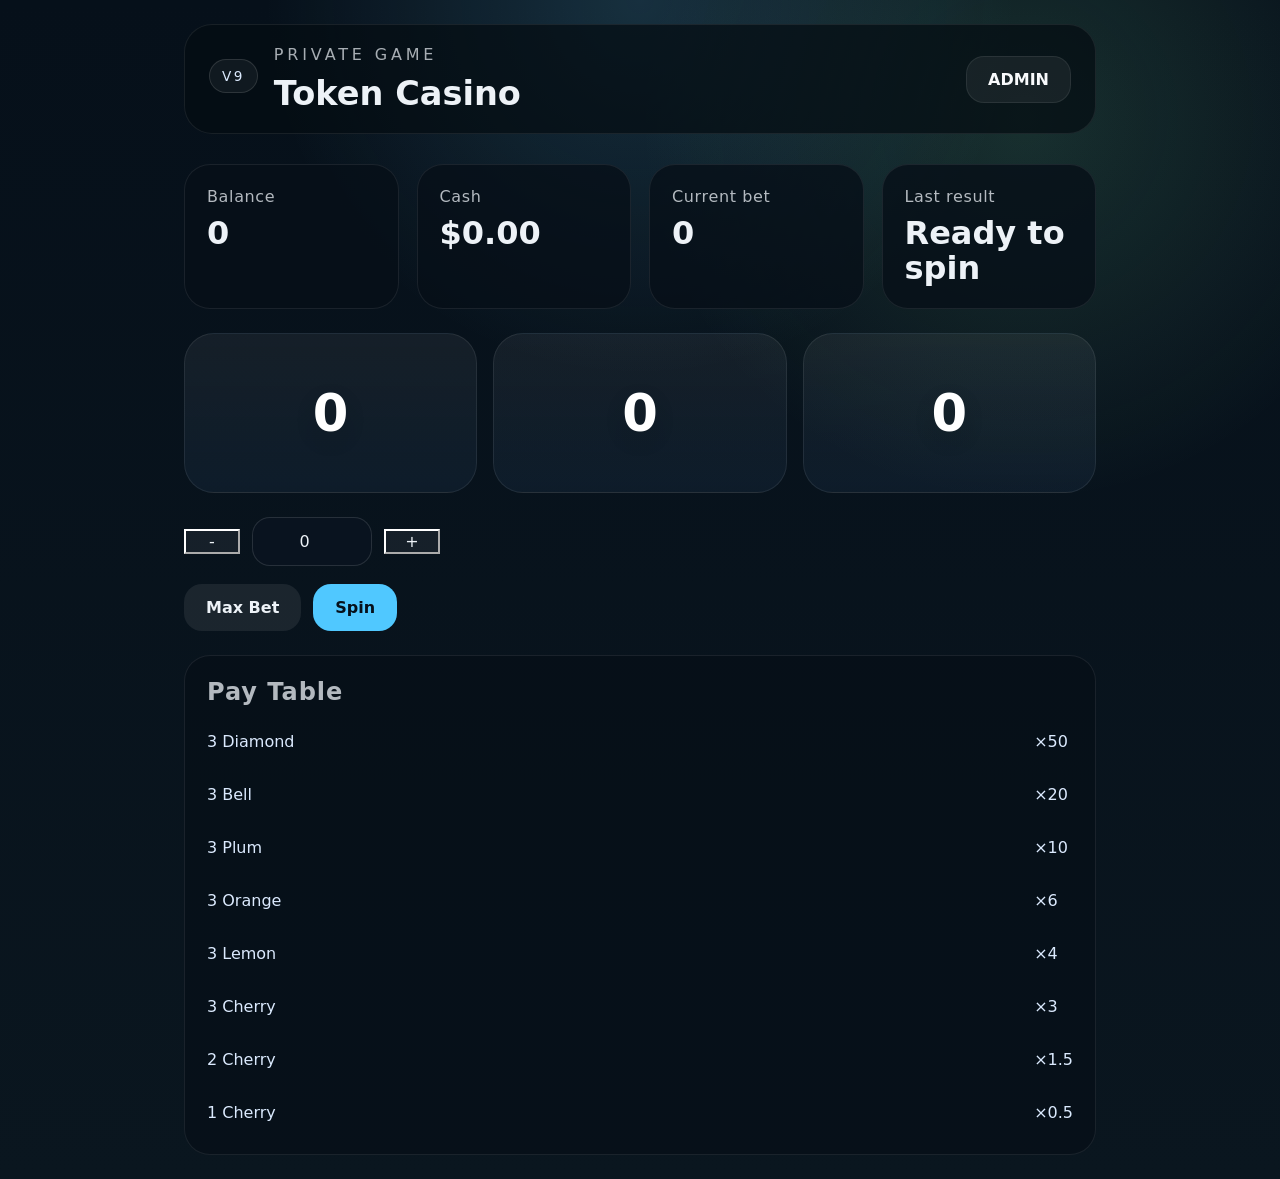
<file: index.html>
<!DOCTYPE html>
<html lang="en">
<head>
  <meta charset="UTF-8" />
  <meta name="viewport" content="width=device-width, initial-scale=1.0" />
  <title>Token Casino</title>
  <link rel="stylesheet" href="styles.css" />
</head>
<body>
  <div class="app-shell" id="game-screen">
    <header class="topbar">
      <div class="topbar-start">
        <p class="version-label" id="version-label">v9</p>
        <div>
          <p class="eyebrow">Private Game</p>
          <h1>Token Casino</h1>
        </div>
      </div>
      <div class="topbar-end">
        <button id="admin-btn" class="ghost-btn">ADMIN</button>
        <div class="admin-dropdown hidden" id="admin-dropdown">
          <div class="admin-panel">
            <h2>Admin Menu</h2>
            <p>Everyone can open this menu. Enter the admin password to add or remove tokens.</p>
            <label>
              Token amount
              <input id="admin-amount" type="number" min="1" value="50" />
            </label>
            <label>
              Password
              <input id="admin-password" type="password" autocomplete="current-password" />
            </label>
            <div class="admin-actions">
              <button id="admin-save" type="button" class="primary-btn">Add Coins</button>
              <button id="admin-withdraw" type="button" class="secondary-btn">Remove Coins</button>
              <button id="admin-close" type="button" class="secondary-btn">Close</button>
            </div>
            <p class="modal-note">Password is required to change the balance.</p>
          </div>
        </div>
      </div>
    </header>

    <main class="game-board">
      <section class="status-grid">
        <article class="status-card">
          <span>Balance</span>
          <strong id="balance">0</strong>
        </article>
        <article class="status-card">
          <span>Cash</span>
          <strong id="cash-value">$0.00</strong>
        </article>
        <article class="status-card">
          <span>Current bet</span>
          <strong id="bet-display">0</strong>
        </article>
        <article class="status-card">
          <span>Last result</span>
          <strong id="result-text">Ready to spin</strong>
        </article>
      </section>

      <section class="reel-area">
        <div class="reel" id="reel-0">0</div>
        <div class="reel" id="reel-1">0</div>
        <div class="reel" id="reel-2">0</div>
      </section>

      <section class="controls">
        <div class="bet-controls">
          <button id="bet-down" class="control-btn">-</button>
          <input id="bet-input" type="number" min="0" value="0" />
          <button id="bet-up" class="control-btn">+</button>
        </div>
        <div class="action-buttons">
          <button id="max-btn" class="secondary-btn">Max Bet</button>
          <button id="spin-btn" class="primary-btn">Spin</button>
          <button id="stop-btn" class="secondary-btn hidden">Stop</button>
        </div>
      </section>

      <section class="paytable-card">
        <h2>Pay Table</h2>
        <div class="paytable-grid">
          <div>3 Diamond</div><div>×50</div>
          <div>3 Bell</div><div>×20</div>
          <div>3 Plum</div><div>×10</div>
          <div>3 Orange</div><div>×6</div>
          <div>3 Lemon</div><div>×4</div>
          <div>3 Cherry</div><div>×3</div>
          <div>2 Cherry</div><div>×1.5</div>
          <div>1 Cherry</div><div>×0.5</div>
        </div>
      </section>
    </main>
  </div>

  <script src="script.js"></script>
</body>
</html>
</file>
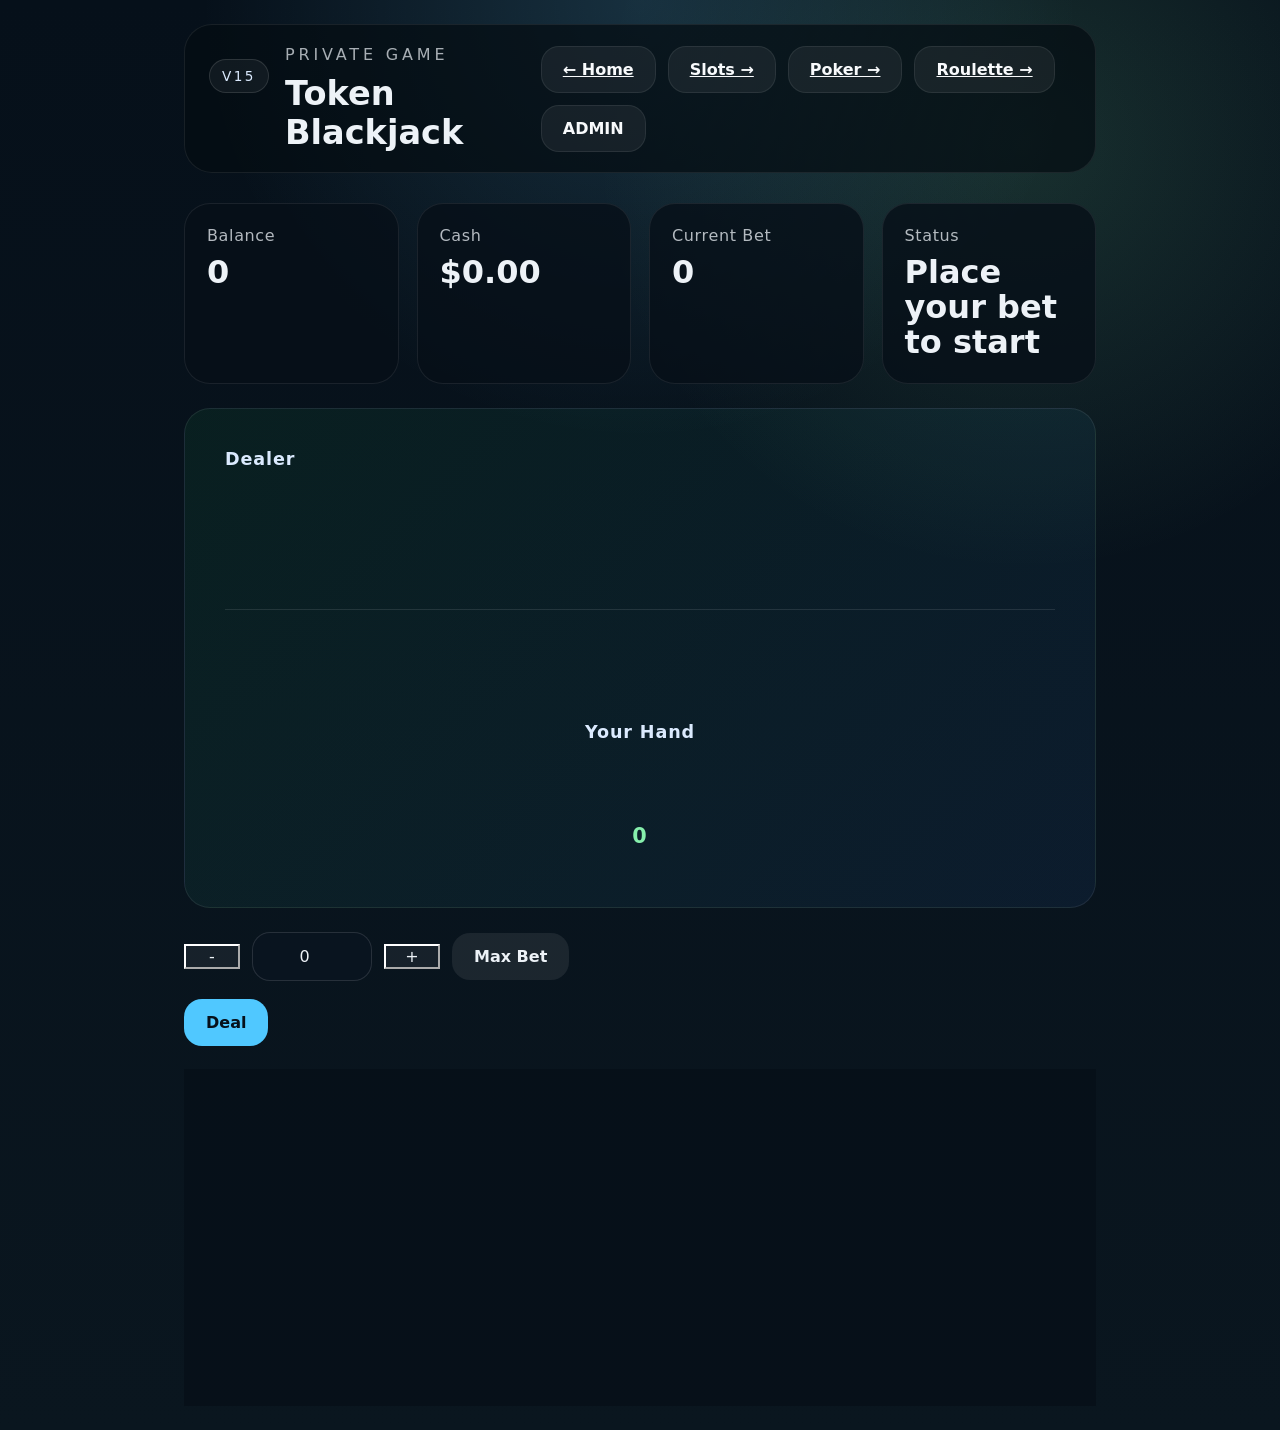
<file: blackjack.html>
<!DOCTYPE html>
<html lang="en">
<head>
  <meta charset="UTF-8" />
  <meta name="viewport" content="width=device-width, initial-scale=1.0" />
  <title>Token Casino - Blackjack</title>
  <link rel="stylesheet" href="styles.css" />
</head>
<body>
  <div class="app-shell" id="game-screen">
    <header class="topbar">
      <div class="topbar-start">
        <p class="version-label" id="version-label">v26</p>
        <div>
          <p class="eyebrow">Private Game</p>
          <h1>Token Blackjack</h1>
        </div>
      </div>
      <div class="topbar-end">
        <a href="home.html" class="ghost-btn">← Home</a>
        <a href="index.html" class="ghost-btn">Slots →</a>
        <a href="poker.html" class="ghost-btn">Poker →</a>
        <a href="roulette.html" class="ghost-btn">Roulette →</a>
        <button id="admin-btn" class="ghost-btn">ADMIN</button>
        <div class="admin-dropdown hidden" id="admin-dropdown">
          <div class="admin-panel">
            <h2>Admin Menu</h2>
            <p>Everyone can open this menu. Enter the admin password to add or remove tokens.</p>
            <label>
              Token amount
              <input id="admin-amount" type="number" min="1" value="50" />
            </label>
            <label>
              Password
              <input id="admin-password" type="password" autocomplete="current-password" />
            </label>
            <div class="admin-actions">
              <button id="admin-save" type="button" class="primary-btn">Add Coins</button>
              <button id="admin-withdraw" type="button" class="secondary-btn">Remove Coins</button>
              <button id="admin-close" type="button" class="secondary-btn">Close</button>
            </div>
            <p class="modal-note">Password is required to change the balance.</p>
          </div>
        </div>
      </div>
    </header>

    <main class="game-board">
      <section class="status-grid">
        <article class="status-card">
          <span>Balance</span>
          <strong id="balance">0</strong>
        </article>
        <article class="status-card">
          <span>Cash</span>
          <strong id="cash-value">$0.00</strong>
        </article>
        <article class="status-card">
          <span>Current Bet</span>
          <strong id="bet-display">0</strong>
        </article>
        <article class="status-card">
          <span>Status</span>
          <strong id="result-text">Place your bet</strong>
        </article>
      </section>

      <section class="blackjack-table">
        <div class="dealer-area">
          <div class="dealer-label">Dealer</div>
          <div class="cards-container">
            <div class="hand" id="dealer-hand"></div>
            <div class="hand-value" id="dealer-value"></div>
          </div>
        </div>

        <div class="game-divider"></div>

        <div class="player-area">
          <div class="player-label">Your Hand</div>
          <div class="cards-container">
            <div class="hand" id="player-hand"></div>
            <div class="hand-value" id="player-value"></div>
          </div>
        </div>
      </section>

      <section class="controls">
        <div class="bet-controls">
          <button id="bet-down" class="control-btn">-</button>
          <input id="bet-input" type="number" min="0" value="0" />
          <button id="bet-up" class="control-btn">+</button>
          <button id="max-btn" class="secondary-btn">Max Bet</button>
        </div>
        <div class="action-buttons">
          <button id="deal-btn" class="primary-btn">Deal</button>
          <button id="hit-btn" class="secondary-btn hidden">Hit</button>
          <button id="stand-btn" class="secondary-btn hidden">Stand</button>
          <button id="double-btn" class="secondary-btn hidden">Double Down</button>
          <button id="split-btn" class="secondary-btn hidden">Split</button>
        </div>
      </section>

      <section class="paytable-card">
        <h2>Blackjack Rules</h2>
        <div class="rules-grid">
          <div>Blackjack (21 with 2 cards)</div><div>Pays 3:2</div>
          <div>Win</div><div>Pays 1:1</div>
          <div>Push (Tie)</div><div>Bet Returned</div>
          <div>Bust</div><div>Lose Bet</div>
          <div>Dealer Must Hit on 16</div><div>Dealer Must Stand on 17+</div>
        </div>
      </section>
    </main>
  </div>

  <script src="shared.js"></script>
  <script src="blackjack.js"></script>
</body>
</html>
</file>
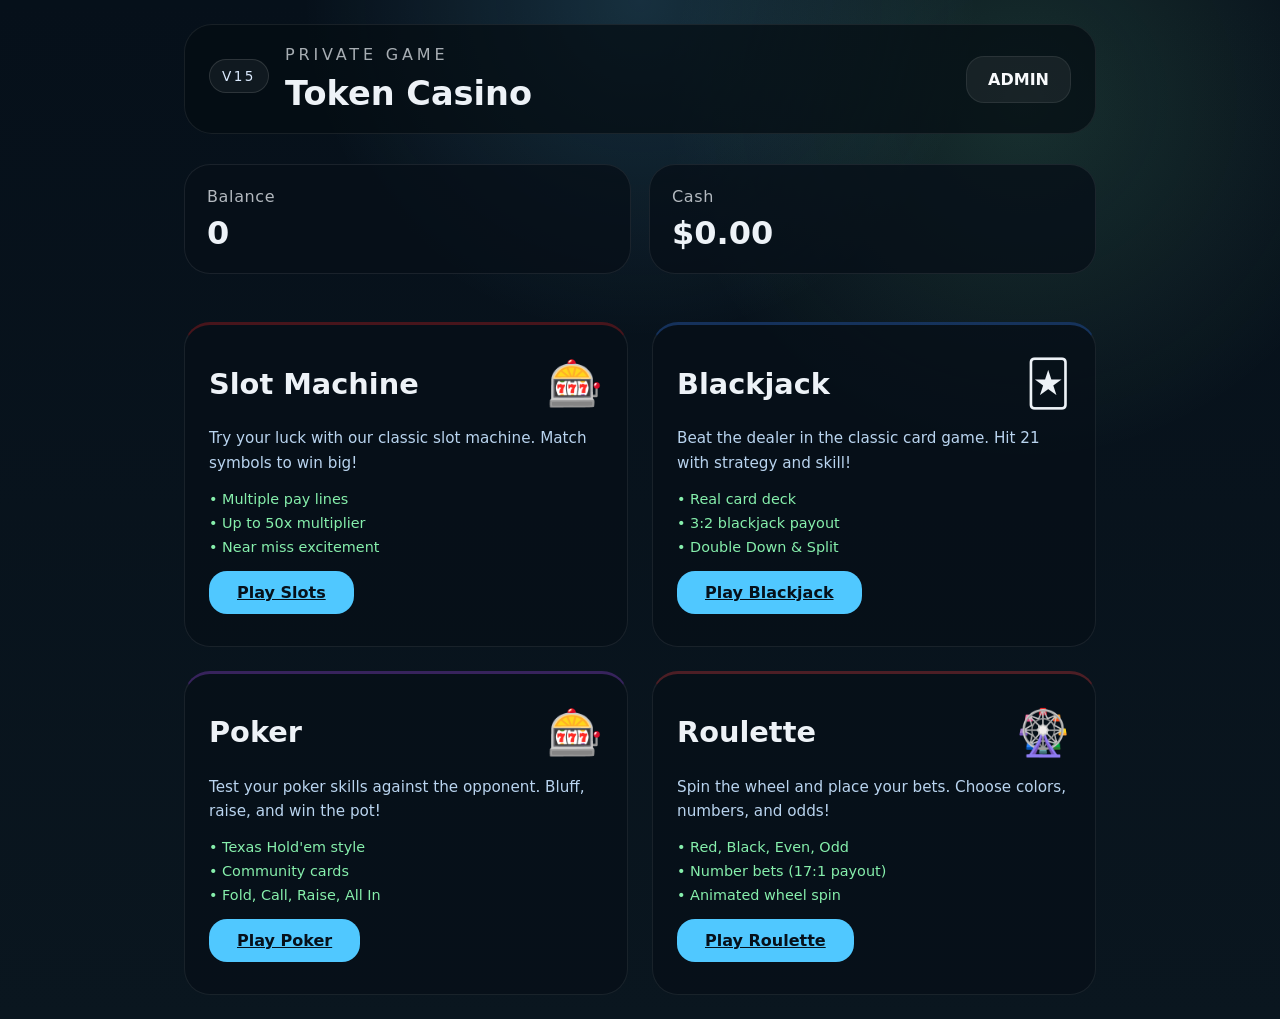
<file: home.html>
<!DOCTYPE html>
<html lang="en">
<head>
  <meta charset="UTF-8" />
  <meta name="viewport" content="width=device-width, initial-scale=1.0" />
  <title>Token Casino</title>
  <link rel="stylesheet" href="styles.css" />
</head>
<body>
  <div class="app-shell" id="game-screen">
    <header class="topbar">
      <div class="topbar-start">
        <p class="version-label" id="version-label">v26</p>
        <div>
          <p class="eyebrow">Private Game</p>
          <h1>Token Casino</h1>
        </div>
      </div>
      <div class="topbar-end">
        <button id="admin-btn" class="ghost-btn">ADMIN</button>
        <div class="admin-dropdown hidden" id="admin-dropdown">
          <div class="admin-panel">
            <h2>Admin Menu</h2>
            <p>Everyone can open this menu. Enter the admin password to add or remove tokens.</p>
            <label>
              Token amount
              <input id="admin-amount" type="number" min="1" value="50" />
            </label>
            <label>
              Password
              <input id="admin-password" type="password" autocomplete="current-password" />
            </label>
            <div class="admin-actions">
              <button id="admin-save" type="button" class="primary-btn">Add Coins</button>
              <button id="admin-withdraw" type="button" class="secondary-btn">Remove Coins</button>
              <button id="admin-close" type="button" class="secondary-btn">Close</button>
            </div>
            <p class="modal-note">Password is required to change the balance.</p>
          </div>
        </div>
      </div>
    </header>

    <main class="game-board">
      <section class="status-grid">
        <article class="status-card">
          <span>Balance</span>
          <strong id="balance">0</strong>
        </article>
        <article class="status-card">
          <span>Cash</span>
          <strong id="cash-value">$0.00</strong>
        </article>
      </section>

      <section class="homepage-games">
        <div class="game-card game-card-slots">
          <div class="game-card-header">
            <h2>Slot Machine</h2>
            <div class="game-icons">🎰</div>
          </div>
          <p class="game-description">Try your luck with our classic slot machine. Match symbols to win big!</p>
          <div class="game-features">
            <div class="feature">• Multiple pay lines</div>
            <div class="feature">• Up to 50x multiplier</div>
            <div class="feature">• Near miss excitement</div>
          </div>
          <a href="index.html" class="primary-btn game-link">Play Slots</a>
        </div>

        <div class="game-card game-card-blackjack">
          <div class="game-card-header">
            <h2>Blackjack</h2>
            <div class="game-icons">🃏</div>
          </div>
          <p class="game-description">Beat the dealer in the classic card game. Hit 21 with strategy and skill!</p>
          <div class="game-features">
            <div class="feature">• Real card deck</div>
            <div class="feature">• 3:2 blackjack payout</div>
            <div class="feature">• Double Down & Split</div>
          </div>
          <a href="blackjack.html" class="primary-btn game-link">Play Blackjack</a>
        </div>

        <div class="game-card game-card-poker">
          <div class="game-card-header">
            <h2>Poker</h2>
            <div class="game-icons">🎰</div>
          </div>
          <p class="game-description">Test your poker skills against the opponent. Bluff, raise, and win the pot!</p>
          <div class="game-features">
            <div class="feature">• Texas Hold'em style</div>
            <div class="feature">• Community cards</div>
            <div class="feature">• Fold, Call, Raise, All In</div>
          </div>
          <a href="poker.html" class="primary-btn game-link">Play Poker</a>
        </div>

        <div class="game-card game-card-roulette">
          <div class="game-card-header">
            <h2>Roulette</h2>
            <div class="game-icons">🎡</div>
          </div>
          <p class="game-description">Spin the wheel and place your bets. Choose colors, numbers, and odds!</p>
          <div class="game-features">
            <div class="feature">• Red, Black, Even, Odd</div>
            <div class="feature">• Number bets (17:1 payout)</div>
            <div class="feature">• Animated wheel spin</div>
          </div>
          <a href="roulette.html" class="primary-btn game-link">Play Roulette</a>
        </div>
      </section>
    </main>
  </div>

  <script src="shared.js"></script>
  <script src="home.js"></script>
</body>
</html>
</file>
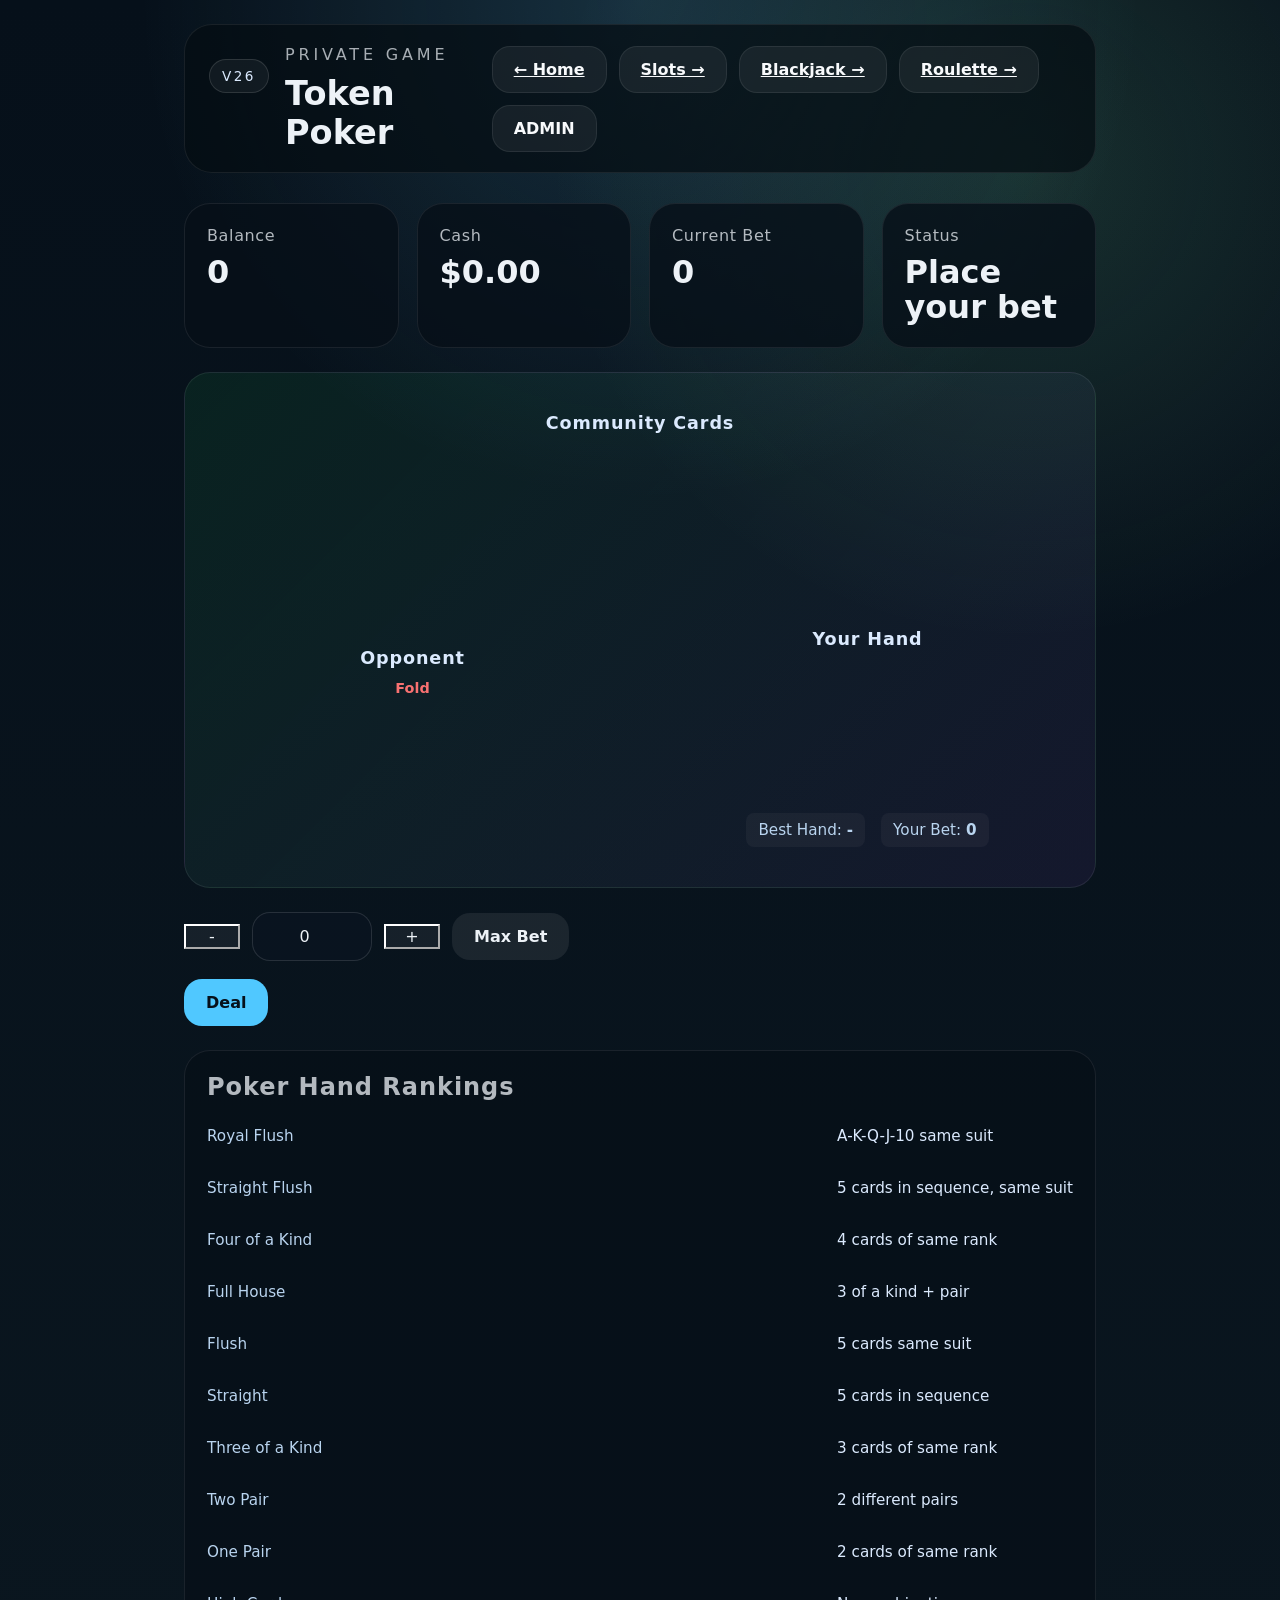
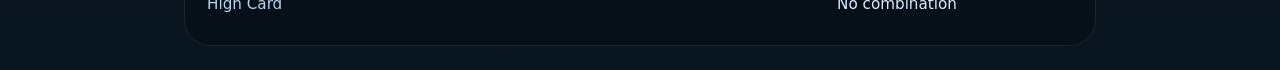
<file: poker.html>
<!DOCTYPE html>
<html lang="en">
<head>
  <meta charset="UTF-8" />
  <meta name="viewport" content="width=device-width, initial-scale=1.0" />
  <title>Token Casino - Poker</title>
  <link rel="stylesheet" href="styles.css" />
</head>
<body>
  <div class="app-shell" id="game-screen">
    <header class="topbar">
      <div class="topbar-start">
        <p class="version-label" id="version-label">v26</p>
        <div>
          <p class="eyebrow">Private Game</p>
          <h1>Token Poker</h1>
        </div>
      </div>
      <div class="topbar-end">
        <a href="home.html" class="ghost-btn">← Home</a>
        <a href="index.html" class="ghost-btn">Slots →</a>
        <a href="blackjack.html" class="ghost-btn">Blackjack →</a>
        <a href="roulette.html" class="ghost-btn">Roulette →</a>
        <button id="admin-btn" class="ghost-btn">ADMIN</button>
        <div class="admin-dropdown hidden" id="admin-dropdown">
          <div class="admin-panel">
            <h2>Admin Menu</h2>
            <p>Everyone can open this menu. Enter the admin password to add or remove tokens.</p>
            <label>
              Token amount
              <input id="admin-amount" type="number" min="1" value="50" />
            </label>
            <label>
              Password
              <input id="admin-password" type="password" autocomplete="current-password" />
            </label>
            <div class="admin-actions">
              <button id="admin-save" type="button" class="primary-btn">Add Coins</button>
              <button id="admin-withdraw" type="button" class="secondary-btn">Remove Coins</button>
              <button id="admin-close" type="button" class="secondary-btn">Close</button>
            </div>
            <p class="modal-note">Password is required to change the balance.</p>
          </div>
        </div>
      </div>
    </header>

    <main class="game-board">
      <section class="status-grid">
        <article class="status-card">
          <span>Balance</span>
          <strong id="balance">0</strong>
        </article>
        <article class="status-card">
          <span>Cash</span>
          <strong id="cash-value">$0.00</strong>
        </article>
        <article class="status-card">
          <span>Current Bet</span>
          <strong id="bet-display">0</strong>
        </article>
        <article class="status-card">
          <span>Status</span>
          <strong id="result-text">Place your bet</strong>
        </article>
      </section>

      <section class="poker-table">
        <div class="poker-center">
          <div class="community-cards-section">
            <div class="community-label">Community Cards</div>
            <div class="community-cards" id="community-cards"></div>
          </div>
          <div class="dealer-info" id="dealer-info"></div>
        </div>

        <div class="poker-hand-section">
          <div class="opponent-area">
            <div class="opponent-label">Opponent</div>
            <div class="opponent-status" id="opponent-status">Fold</div>
            <div class="opponent-hand" id="opponent-hand"></div>
          </div>

          <div class="game-divider"></div>

          <div class="player-area">
            <div class="player-label">Your Hand</div>
            <div class="player-hand" id="player-hand"></div>
            <div class="player-stats">
              <span>Best Hand: <strong id="best-hand">-</strong></span>
              <span>Your Bet: <strong id="your-bet">0</strong></span>
            </div>
          </div>
        </div>
      </section>

      <section class="controls">
        <div class="bet-controls">
          <button id="bet-down" class="control-btn">-</button>
          <input id="bet-input" type="number" min="0" value="0" />
          <button id="bet-up" class="control-btn">+</button>
          <button id="max-btn" class="secondary-btn">Max Bet</button>
        </div>
        <div class="action-buttons">
          <button id="deal-btn" class="primary-btn">Deal</button>
          <button id="fold-btn" class="secondary-btn hidden">Fold</button>
          <button id="call-btn" class="secondary-btn hidden">Call</button>
          <button id="raise-btn" class="secondary-btn hidden">Raise</button>
          <button id="check-btn" class="secondary-btn hidden">Check</button>
          <button id="all-in-btn" class="secondary-btn hidden">All In</button>
        </div>
      </section>

      <section class="paytable-card">
        <h2>Poker Hand Rankings</h2>
        <div class="rules-grid">
          <div>Royal Flush</div><div>A-K-Q-J-10 same suit</div>
          <div>Straight Flush</div><div>5 cards in sequence, same suit</div>
          <div>Four of a Kind</div><div>4 cards of same rank</div>
          <div>Full House</div><div>3 of a kind + pair</div>
          <div>Flush</div><div>5 cards same suit</div>
          <div>Straight</div><div>5 cards in sequence</div>
          <div>Three of a Kind</div><div>3 cards of same rank</div>
          <div>Two Pair</div><div>2 different pairs</div>
          <div>One Pair</div><div>2 cards of same rank</div>
          <div>High Card</div><div>No combination</div>
        </div>
      </section>
    </main>
  </div>

  <script src="shared.js"></script>
  <script src="poker.js"></script>
</body>
</html>
</file>
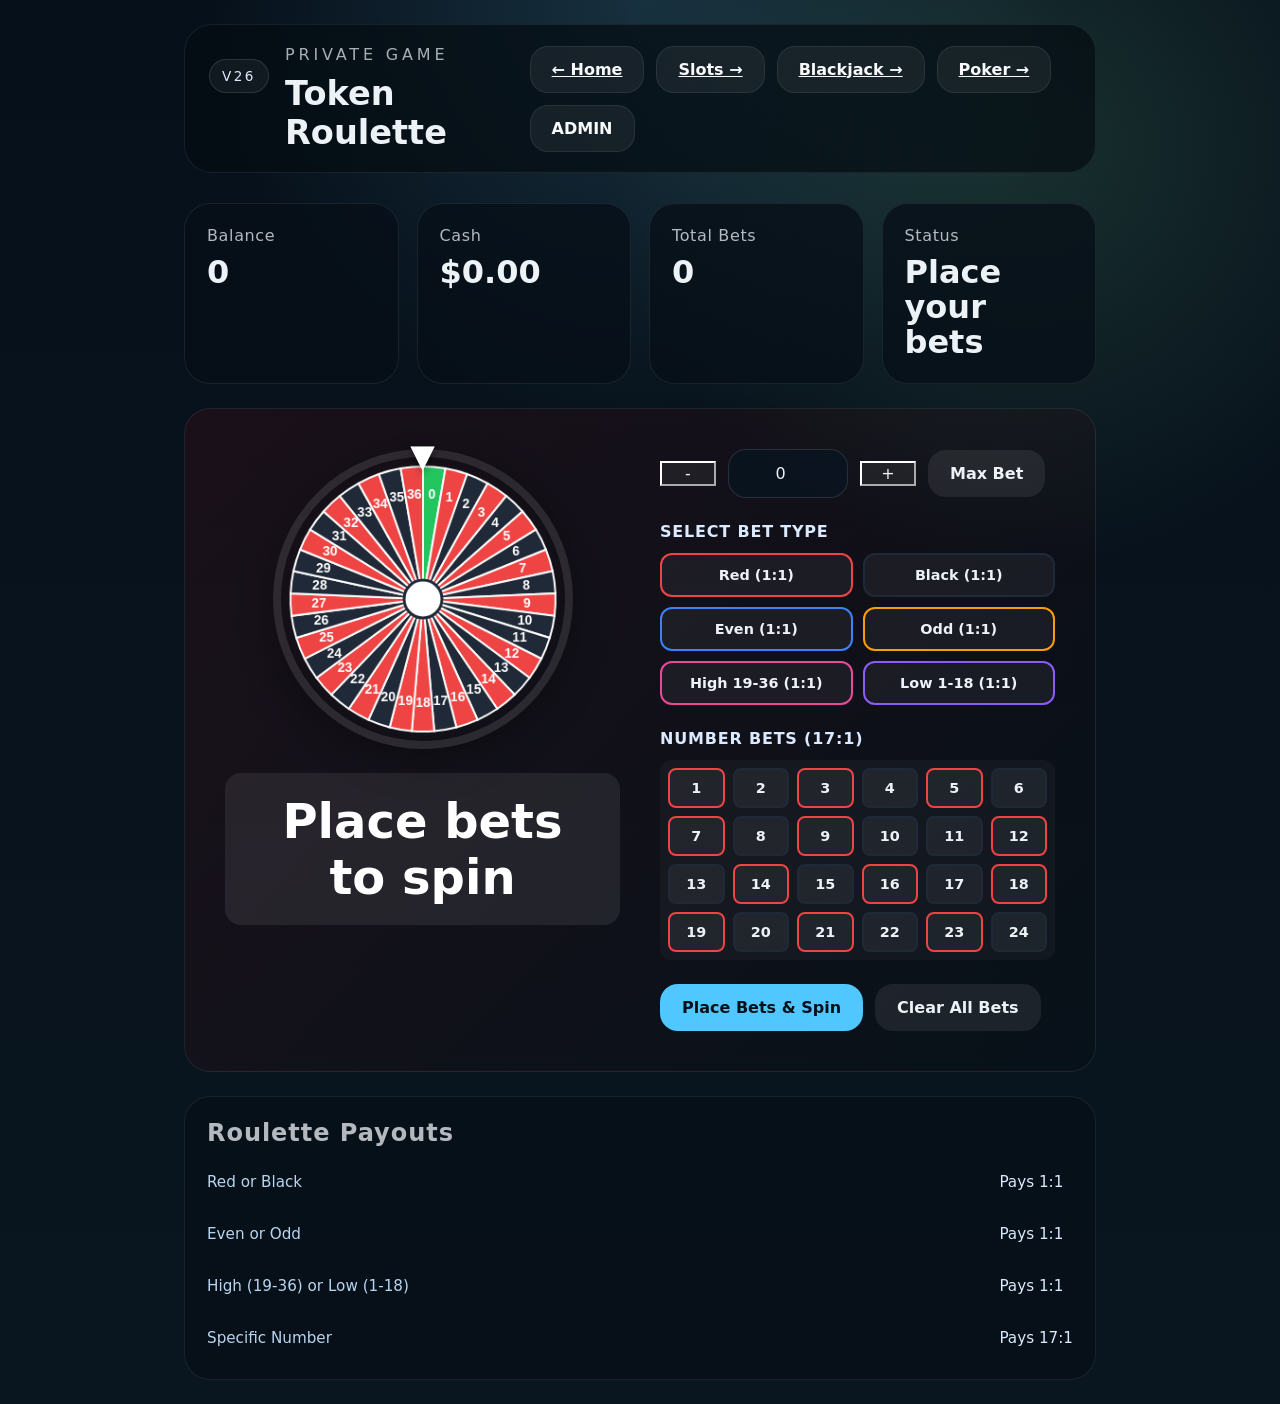
<file: roulette.html>
<!DOCTYPE html>
<html lang="en">
<head>
  <meta charset="UTF-8" />
  <meta name="viewport" content="width=device-width, initial-scale=1.0" />
  <title>Token Casino - Roulette</title>
  <link rel="stylesheet" href="styles.css" />
</head>
<body>
  <div class="app-shell" id="game-screen">
    <header class="topbar">
      <div class="topbar-start">
        <p class="version-label" id="version-label">v26</p>
        <div>
          <p class="eyebrow">Private Game</p>
          <h1>Token Roulette</h1>
        </div>
      </div>
      <div class="topbar-end">
        <a href="home.html" class="ghost-btn">← Home</a>
        <a href="index.html" class="ghost-btn">Slots →</a>
        <a href="blackjack.html" class="ghost-btn">Blackjack →</a>
        <a href="poker.html" class="ghost-btn">Poker →</a>
        <button id="admin-btn" class="ghost-btn">ADMIN</button>
        <div class="admin-dropdown hidden" id="admin-dropdown">
          <div class="admin-panel">
            <h2>Admin Menu</h2>
            <p>Everyone can open this menu. Enter the admin password to add or remove tokens.</p>
            <label>
              Token amount
              <input id="admin-amount" type="number" min="1" value="50" />
            </label>
            <label>
              Password
              <input id="admin-password" type="password" autocomplete="current-password" />
            </label>
            <div class="admin-actions">
              <button id="admin-save" type="button" class="primary-btn">Add Coins</button>
              <button id="admin-withdraw" type="button" class="secondary-btn">Remove Coins</button>
              <button id="admin-close" type="button" class="secondary-btn">Close</button>
            </div>
            <p class="modal-note">Password is required to change the balance.</p>
          </div>
        </div>
      </div>
    </header>

    <main class="game-board">
      <section class="status-grid">
        <article class="status-card">
          <span>Balance</span>
          <strong id="balance">0</strong>
        </article>
        <article class="status-card">
          <span>Cash</span>
          <strong id="cash-value">$0.00</strong>
        </article>
        <article class="status-card">
          <span>Total Bets</span>
          <strong id="total-bets">0</strong>
        </article>
        <article class="status-card">
          <span>Status</span>
          <strong id="result-text">Place your bets</strong>
        </article>
      </section>

      <section class="roulette-container">
        <div class="roulette-wheel-section">
          <div class="roulette-wheel" id="roulette-wheel">
            <div class="wheel-pointer">▼</div>
            <canvas id="roulette-canvas" width="300" height="300"></canvas>
          </div>
          <div class="result-display" id="result-display">Place bets to spin</div>
        </div>

        <div class="betting-section">
          <div class="bet-controls">
            <button id="bet-down" class="control-btn">-</button>
            <input id="bet-input" type="number" min="0" value="0" />
            <button id="bet-up" class="control-btn">+</button>
            <button id="max-btn" class="secondary-btn">Max Bet</button>
          </div>

          <div class="bet-types">
            <h3>Select Bet Type</h3>
            <div class="bet-buttons">
              <button id="bet-red" class="bet-btn red-btn">Red (1:1)</button>
              <button id="bet-black" class="bet-btn black-btn">Black (1:1)</button>
              <button id="bet-even" class="bet-btn even-btn">Even (1:1)</button>
              <button id="bet-odd" class="bet-btn odd-btn">Odd (1:1)</button>
              <button id="bet-high" class="bet-btn high-btn">High 19-36 (1:1)</button>
              <button id="bet-low" class="bet-btn low-btn">Low 1-18 (1:1)</button>
            </div>
          </div>

          <div class="number-bets">
            <h3>Number Bets (17:1)</h3>
            <div class="number-grid" id="number-grid"></div>
          </div>

          <div class="action-buttons">
            <button id="spin-btn" class="primary-btn">Place Bets & Spin</button>
            <button id="clear-bets" class="secondary-btn">Clear All Bets</button>
          </div>
        </div>
      </section>

      <section class="paytable-card">
        <h2>Roulette Payouts</h2>
        <div class="rules-grid">
          <div>Red or Black</div><div>Pays 1:1</div>
          <div>Even or Odd</div><div>Pays 1:1</div>
          <div>High (19-36) or Low (1-18)</div><div>Pays 1:1</div>
          <div>Specific Number</div><div>Pays 17:1</div>
        </div>
      </section>
    </main>
  </div>

  <script src="shared.js"></script>
  <script src="roulette.js"></script>
</body>
</html>
</file>
<file: styles.css>
:root {
  color-scheme: dark;
  font-family: Inter, ui-sans-serif, system-ui, -apple-system, BlinkMacSystemFont, "Segoe UI", sans-serif;
  background: #08101a;
  color: #edf2f7;
  accent-color: #70d6ff;
}

* {
  box-sizing: border-box;
}

.hidden {
  display: none !important;
}

html, body {
  margin: 0;
  min-height: 100%;
}

body {
  background: radial-gradient(circle at top, rgba(112, 214, 255, 0.16), transparent 28%),
    radial-gradient(circle at 80% 10%, rgba(134, 239, 172, 0.14), transparent 26%),
    linear-gradient(180deg, #06101a 0%, #0a161f 100%);
}

button, input {
  font: inherit;
}

button {
  cursor: pointer;
}

.app-shell {
  max-width: 960px;
  margin: 0 auto;
  padding: 24px;
  opacity: 0;
  transform: translateY(16px);
  animation: fadeInUp 0.8s ease forwards 0.05s;
}

.topbar {
  position: relative;
  z-index: 10;
  display: flex;
  justify-content: space-between;
  align-items: center;
  gap: 16px;
  padding: 20px 24px;
  border: 1px solid rgba(255, 255, 255, 0.08);
  border-radius: 28px;
  backdrop-filter: blur(18px);
  background: rgba(5, 13, 19, 0.72);
  margin-bottom: 30px;
  opacity: 0;
  transform: translateY(-12px);
  animation: fadeInUp 0.8s ease forwards 0.15s;
}

.eyebrow {
  text-transform: uppercase;
  letter-spacing: 0.24em;
  opacity: 0.7;
  margin: 0 0 10px;
}

.topbar h1 {
  margin: 0;
  font-size: clamp(2.1rem, 2.4vw, 3rem);
}

.topbar-end {
  display: flex;
  flex-wrap: wrap;
  gap: 12px;
  align-items: center;
}

.chip {
  padding: 10px 16px;
  border-radius: 999px;
  background: rgba(35, 98, 140, 0.28);
  color: #cce7ff;
  font-weight: 600;
}

.ghost-btn,
.primary-btn,
.secondary-btn {
  border: none;
  border-radius: 18px;
  padding: 14px 22px;
  font-weight: 700;
  transition: transform 0.2s ease, background-color 0.2s ease, box-shadow 0.2s ease;
}

.ghost-btn {
  background: rgba(255, 255, 255, 0.06);
  color: #f8fafc;
  box-shadow: inset 0 0 0 1px rgba(255, 255, 255, 0.08);
}

.primary-btn {
  background: #50c8ff;
  color: #06101a;
}

.secondary-btn {
  background: rgba(255, 255, 255, 0.08);
  color: #edf2f7;
}

button:hover {
  transform: translateY(-1px);
}

.auth-screen {
  min-height: 100vh;
  display: flex;
  flex-direction: column;
  justify-content: center;
  align-items: center;
  padding: 24px;
}

.auth-panel {
  width: min(100%, 420px);
  background: rgba(7, 16, 24, 0.92);
  border: 1px solid rgba(255, 255, 255, 0.08);
  border-radius: 28px;
  padding: 32px;
  box-shadow: 0 24px 80px rgba(0, 0, 0, 0.25);
  margin-bottom: 22px;
}

.auth-panel h1 {
  margin: 0 0 10px;
}

.auth-panel p {
  margin: 0 0 28px;
  opacity: 0.8;
}

.auth-panel label {
  display: grid;
  gap: 10px;
  color: #c8d7ea;
  margin-bottom: 18px;
}

.auth-panel input {
  width: 100%;
  border-radius: 18px;
  border: 1px solid rgba(255, 255, 255, 0.12);
  background: rgba(10, 20, 32, 0.85);
  color: #edf2f7;
  padding: 14px 16px;
}

.auth-actions {
  display: flex;
  gap: 12px;
  flex-wrap: wrap;
  margin-bottom: 18px;
}

.auth-message {
  min-height: 1.2rem;
  color: #f7c0c0;
  opacity: 0.95;
}

.auth-create-btn {
  width: min(100%, 420px);
}

.action-buttons {
  display: flex;
  gap: 12px;
  flex-wrap: wrap;
  align-items: center;
}

.status-card,
.player-panel,
.reel-area,
.controls,
.paytable-card {
  opacity: 0;
  transform: translateY(18px);
  animation: fadeInUp 0.8s ease forwards;
}

.status-card:nth-child(1) { animation-delay: 0.25s; }
.status-card:nth-child(2) { animation-delay: 0.3s; }
.status-card:nth-child(3) { animation-delay: 0.35s; }
.status-card:nth-child(4) { animation-delay: 0.4s; }
.player-panel { animation-delay: 0.45s; }
.reel-area { animation-delay: 0.55s; }
.controls { animation-delay: 0.7s; }
.paytable-card { animation-delay: 0.8s; }

.reel {
  opacity: 0;
  transform: translateY(18px);
  animation: fadeInUp 0.7s ease forwards;
}

.reel-area .reel:nth-child(1) { animation-delay: 0.58s; }
.reel-area .reel:nth-child(2) { animation-delay: 0.62s; }
.reel-area .reel:nth-child(3) { animation-delay: 0.66s; }

.reel.spin {
  animation: reelSpin 1.2s ease-in-out;
}

@keyframes fadeInUp {
  from {
    opacity: 0;
    transform: translateY(18px);
  }
  to {
    opacity: 1;
    transform: translateY(0);
  }
}

@keyframes reelSpin {
  0% {
    transform: translateY(0) rotate(0deg);
    opacity: 1;
  }
  40% {
    transform: translateY(-18px) rotate(-2deg);
  }
  80% {
    transform: translateY(8px) rotate(2deg);
  }
  100% {
    transform: translateY(0) rotate(0deg);
  }
}

.game-board {
  display: grid;
  gap: 24px;
}

.status-grid {
  display: grid;
  grid-template-columns: repeat(auto-fit, minmax(200px, 1fr));
  gap: 18px;
}

.status-card,
.paytable-card {
  border: 1px solid rgba(255, 255, 255, 0.08);
  background: rgba(7, 16, 24, 0.8);
  border-radius: 26px;
  padding: 22px;
  backdrop-filter: blur(16px);
}

.status-card span,
.paytable-card h2 {
  display: block;
  opacity: 0.75;
  margin-bottom: 10px;
  letter-spacing: 0.04em;
}

.status-card strong {
  display: block;
  font-size: 2rem;
  line-height: 1.1;
}

.reel-area {
  display: grid;
  grid-template-columns: repeat(3, 1fr);
  gap: 16px;
}

.reel {
  min-height: 160px;
  border-radius: 30px;
  background: linear-gradient(180deg, rgba(255,255,255,0.06), rgba(36, 63, 93, 0.22));
  border: 1px solid rgba(255, 255, 255, 0.08);
  display: grid;
  place-items: center;
  font-size: clamp(2.3rem, 4vw, 3.2rem);
  font-weight: 800;
  color: #fff;
  text-shadow: 0 8px 20px rgba(0,0,0,0.15);
}

.controls {
  display: grid;
  gap: 18px;
}

.player-panel {
  display: grid;
  gap: 16px;
  grid-template-columns: minmax(180px, 1fr) auto;
  align-items: end;
}

.player-label {
  display: grid;
  gap: 10px;
  color: #c8d7ea;
}

.player-label input {
  border-radius: 18px;
  border: 1px solid rgba(255, 255, 255, 0.12);
  background: rgba(10, 20, 32, 0.85);
  color: #edf2f7;
  padding: 14px 16px;
  width: 100%;
}

.player-actions {
  display: flex;
  gap: 12px;
  flex-wrap: wrap;
}

.bet-controls {
  display: flex;
  gap: 12px;
  align-items: center;
  flex-wrap: wrap;
}

.bet-controls input {
  width: 120px;
  min-width: 120px;
  border-radius: 18px;
  border: 1px solid rgba(255,255,255,0.12);
  background: rgba(10, 20, 32, 0.85);
  color: #edf2f7;
  padding: 14px 16px;
  text-align: center;
}

.control-btn {
  min-width: 56px;
  background: rgba(255, 255, 255, 0.06);
  color: #edf2f7;
}

.action-buttons {
  display: flex;
  flex-wrap: wrap;
  gap: 12px;
}

.paytable-card h2 {
  margin: 0 0 16px 0;
}

.paytable-grid {
  display: grid;
  grid-template-columns: 1fr auto;
  gap: 14px 20px;
}

.paytable-grid div {
  padding: 10px 0;
  color: #dbeafe;
}

.modal,
.overlay {
  position: fixed;
  inset: 0;
}

.overlay {
  z-index: 20;
  background: rgba(0, 0, 0, 0.6);
}

.modal {
  z-index: 21;
}

.hidden {
  display: none;
}

.modal-panel {
  position: absolute;
  top: 50%;
  left: 50%;
  transform: translate(-50%, -50%);
  width: min(420px, calc(100% - 32px));
  background: rgba(12, 23, 34, 0.96);
  border: 1px solid rgba(255, 255, 255, 0.08);
  border-radius: 28px;
  padding: 28px 26px;
  box-shadow: 0 28px 120px rgba(0, 0, 0, 0.28);
}

.modal-panel h2 {
  margin: 0 0 10px;
}

.modal-panel p {
  margin: 0 0 20px;
  color: #b9d4ef;
  line-height: 1.6;
}

.modal-panel label {
  display: grid;
  gap: 10px;
  margin-bottom: 18px;
  font-size: 0.95rem;
  color: #c8d7ea;
}

.modal-panel input {
  border-radius: 16px;
  border: 1px solid rgba(255, 255, 255, 0.12);
  background: rgba(8, 18, 30, 0.88);
  color: #edf2f7;
  padding: 14px 16px;
}

.modal-actions {
  display: flex;
  gap: 12px;
  flex-wrap: wrap;
  margin-top: 6px;
}

.modal-note,
.admin-note {
  margin-top: 18px;
  opacity: 0.7;
  font-size: 0.92rem;
}

.topbar-start {
  display: flex;
  align-items: flex-start;
  gap: 16px;
}

.version-label {
  padding: 8px 12px;
  border-radius: 999px;
  border: 1px solid rgba(255, 255, 255, 0.12);
  background: rgba(255, 255, 255, 0.05);
  color: #dbeafe;
  font-size: 0.85rem;
  text-transform: uppercase;
  letter-spacing: 0.18em;
}

.admin-dropdown {
  position: absolute;
  top: calc(100% + 12px);
  right: 24px;
  width: min(380px, calc(100% - 32px));
  z-index: 99999;
  pointer-events: auto;
}

.admin-panel {
  position: relative;
  pointer-events: auto;
}

.admin-panel {
  background: rgba(12, 23, 34, 0.98);
  border: 1px solid rgba(255, 255, 255, 0.08);
  border-radius: 28px;
  padding: 24px 22px;
  box-shadow: 0 24px 80px rgba(0, 0, 0, 0.28);
}

.admin-panel h2 {
  margin: 0 0 10px;
}

.admin-panel p {
  margin: 0 0 20px;
  color: #b9d4ef;
  line-height: 1.6;
}

.admin-panel label {
  display: grid;
  gap: 10px;
  margin-bottom: 18px;
  font-size: 0.95rem;
  color: #c8d7ea;
}

.admin-panel input {
  border-radius: 16px;
  border: 1px solid rgba(255, 255, 255, 0.12);
  background: rgba(8, 18, 30, 0.88);
  color: #edf2f7;
  padding: 14px 16px;
}

.admin-actions {
  display: flex;
  gap: 12px;
  flex-wrap: wrap;
  margin-top: 6px;
}

/* Homepage specific styles */
.homepage-games {
  display: grid;
  grid-template-columns: repeat(auto-fit, minmax(320px, 1fr));
  gap: 24px;
  margin-top: 24px;
}

.game-card {
  border: 1px solid rgba(255, 255, 255, 0.08);
  background: rgba(7, 16, 24, 0.8);
  border-radius: 26px;
  padding: 32px 24px;
  backdrop-filter: blur(16px);
  display: flex;
  flex-direction: column;
  gap: 16px;
  transition: transform 0.3s ease, box-shadow 0.3s ease;
  opacity: 0;
  transform: translateY(18px);
  animation: fadeInUp 0.8s ease forwards;
}

.game-card:nth-child(1) { animation-delay: 0.55s; }
.game-card:nth-child(2) { animation-delay: 0.65s; }

.game-card:hover {
  transform: translateY(-4px);
  box-shadow: 0 12px 40px rgba(112, 214, 255, 0.15);
}

.game-card-header {
  display: flex;
  justify-content: space-between;
  align-items: center;
  gap: 16px;
}

.game-card h2 {
  margin: 0;
  font-size: 1.8rem;
}

.game-icons {
  font-size: 2.8rem;
  min-width: 60px;
  text-align: right;
}

.game-description {
  margin: 0;
  color: #b9d4ef;
  line-height: 1.6;
  font-size: 0.95rem;
}

.game-features {
  display: flex;
  flex-direction: column;
  gap: 8px;
}

.feature {
  color: #86efac;
  font-size: 0.9rem;
  font-weight: 500;
}

.game-link {
  align-self: flex-start;
  margin-top: auto;
  padding: 12px 28px;
  border-radius: 18px;
  font-weight: 700;
}

.game-card-slots {
  border-top: 3px solid rgba(220, 38, 38, 0.3);
}

.game-card-blackjack {
  border-top: 3px solid rgba(59, 130, 246, 0.3);
}

.game-card-poker {
  border-top: 3px solid rgba(168, 85, 247, 0.3);
}

.game-card-roulette {
  border-top: 3px solid rgba(239, 68, 68, 0.3);
}

/* Poker specific styles */
.poker-table {
  display: grid;
  gap: 40px;
  min-height: 500px;
  background: linear-gradient(135deg, rgba(22, 163, 74, 0.12), rgba(168, 85, 247, 0.08));
  border: 1px solid rgba(255, 255, 255, 0.08);
  border-radius: 26px;
  padding: 40px;
  backdrop-filter: blur(16px);
}

.poker-center {
  display: grid;
  gap: 24px;
  text-align: center;
}

.community-cards-section {
  display: grid;
  gap: 12px;
}

.community-label {
  font-size: 1.1rem;
  font-weight: 600;
  letter-spacing: 0.05em;
  color: #dbeafe;
}

.community-cards {
  display: flex;
  gap: 12px;
  justify-content: center;
  flex-wrap: wrap;
  min-height: 120px;
  align-items: center;
}

.card.back {
  background: linear-gradient(135deg, #4f46e5 0%, #7c3aed 100%);
  font-size: 2rem;
}

.dealer-info {
  font-size: 0.9rem;
  color: #b9d4ef;
  opacity: 0.8;
}

.poker-hand-section {
  display: grid;
  grid-template-columns: 1fr auto 1fr;
  gap: 40px;
  align-items: center;
}

.opponent-area {
  display: grid;
  gap: 12px;
  text-align: center;
}

.opponent-label {
  font-size: 1.1rem;
  font-weight: 600;
  letter-spacing: 0.05em;
  color: #dbeafe;
}

.opponent-status {
  font-size: 0.9rem;
  color: #f87171;
  font-weight: 600;
}

.opponent-hand {
  display: flex;
  gap: 12px;
  justify-content: center;
  flex-wrap: wrap;
  min-height: 120px;
  align-items: center;
}

.player-area {
  display: grid;
  gap: 12px;
  text-align: center;
}

.player-label {
  font-size: 1.1rem;
  font-weight: 600;
  letter-spacing: 0.05em;
  color: #dbeafe;
}

.player-hand {
  display: flex;
  gap: 12px;
  justify-content: center;
  flex-wrap: wrap;
  min-height: 120px;
  align-items: center;
}

.player-stats {
  display: flex;
  gap: 16px;
  justify-content: center;
  font-size: 0.95rem;
  color: #b9d4ef;
  flex-wrap: wrap;
  margin-top: 12px;
}

.player-stats span {
  background: rgba(255, 255, 255, 0.04);
  padding: 8px 12px;
  border-radius: 8px;
}

@media (max-width: 720px) {
  .poker-hand-section {
    grid-template-columns: 1fr;
    gap: 24px;
  }
  .opponent-area,
  .player-area {
    order: 1;
  }
  .game-divider {
    order: 2;
  }
}

/* Blackjack specific styles */
.blackjack-table {
  display: grid;
  gap: 40px;
  min-height: 500px;
  background: linear-gradient(135deg, rgba(34, 197, 94, 0.08), rgba(59, 130, 246, 0.08));
  border: 1px solid rgba(255, 255, 255, 0.08);
  border-radius: 26px;
  padding: 40px;
  backdrop-filter: blur(16px);
}

.dealer-area,
.player-area {
  display: grid;
  gap: 16px;
}

.dealer-label,
.player-label {
  font-size: 1.1rem;
  font-weight: 600;
  letter-spacing: 0.05em;
  color: #dbeafe;
}

.cards-container {
  display: grid;
  gap: 12px;
}

.hand {
  display: flex;
  gap: 12px;
  flex-wrap: wrap;
}

.card {
  min-width: 70px;
  height: 100px;
  border-radius: 8px;
  background: linear-gradient(135deg, #ffffff 0%, #f0f0f0 100%);
  color: #000;
  display: flex;
  align-items: center;
  justify-content: center;
  font-weight: 700;
  font-size: 1.2rem;
  box-shadow: 0 4px 12px rgba(0, 0, 0, 0.3);
  border: 1px solid rgba(0, 0, 0, 0.1);
}

.card-back {
  background: linear-gradient(135deg, #1a1a1a 0%, #333 100%);
  color: #fff;
  font-size: 1.5rem;
}

.hand-value {
  font-size: 1.3rem;
  font-weight: 700;
  color: #86efac;
  letter-spacing: 0.05em;
}

.game-divider {
  height: 1px;
  background: rgba(255, 255, 255, 0.1);
}

.rules-grid {
  display: grid;
  grid-template-columns: 1fr auto;
  gap: 14px 20px;
}

.rules-grid div {
  padding: 10px 0;
  color: #dbeafe;
  font-size: 0.95rem;
}

.rules-grid div:nth-child(odd) {
  color: #b9d4ef;
}

/* Roulette specific styles */
.roulette-container {
  display: grid;
  grid-template-columns: 1fr 1fr;
  gap: 40px;
  background: linear-gradient(135deg, rgba(255, 0, 0, 0.08), rgba(0, 0, 0, 0.15));
  border: 1px solid rgba(255, 255, 255, 0.08);
  border-radius: 26px;
  padding: 40px;
  backdrop-filter: blur(16px);
  align-items: start;
}

.roulette-wheel-section {
  display: flex;
  flex-direction: column;
  align-items: center;
  gap: 24px;
}

.roulette-wheel {
  position: relative;
  width: 300px;
  height: 300px;
  border-radius: 50%;
  box-shadow: 0 10px 40px rgba(0, 0, 0, 0.3), inset 0 0 20px rgba(0, 0, 0, 0.2);
  border: 8px solid rgba(255, 255, 255, 0.1);
  transition: transform 0.05s linear;
}

.wheel-pointer {
  position: absolute;
  top: -20px;
  left: 50%;
  transform: translateX(-50%);
  font-size: 2rem;
  z-index: 10;
  color: #fff;
  text-shadow: 0 2px 8px rgba(0, 0, 0, 0.5);
}

canvas {
  border-radius: 50%;
  display: block;
  width: 100%;
  height: 100%;
}

.result-display {
  font-size: 3rem;
  font-weight: 900;
  padding: 20px 40px;
  border-radius: 16px;
  background: rgba(255, 255, 255, 0.08);
  min-width: 150px;
  text-align: center;
  color: #fff;
}

.result-display.red {
  background: rgba(239, 68, 68, 0.3);
  color: #fca5a5;
}

.result-display.black {
  background: rgba(31, 41, 55, 0.5);
  color: #d1d5db;
}

.result-display.green {
  background: rgba(34, 197, 94, 0.3);
  color: #86efac;
}

.betting-section {
  display: grid;
  gap: 24px;
}

.bet-types {
  display: grid;
  gap: 12px;
}

.bet-types h3,
.number-bets h3 {
  margin: 0;
  color: #dbeafe;
  font-size: 1rem;
  text-transform: uppercase;
  letter-spacing: 0.05em;
}

.bet-buttons {
  display: grid;
  grid-template-columns: 1fr 1fr;
  gap: 10px;
}

.bet-btn {
  padding: 12px 16px;
  border-radius: 12px;
  border: 2px solid;
  background: rgba(255, 255, 255, 0.05);
  color: #edf2f7;
  font-weight: 600;
  cursor: pointer;
  transition: transform 0.2s ease, background-color 0.2s ease;
  font-size: 0.9rem;
}

.bet-btn:hover {
  transform: translateY(-1px);
  background: rgba(255, 255, 255, 0.1);
}

.red-btn {
  border-color: #ef4444;
}

.black-btn {
  border-color: #1f2937;
}

.even-btn {
  border-color: #3b82f6;
}

.odd-btn {
  border-color: #f59e0b;
}

.high-btn {
  border-color: #ec4899;
}

.low-btn {
  border-color: #8b5cf6;
}

.number-bets {
  display: grid;
  gap: 12px;
}

.number-grid {
  display: grid;
  grid-template-columns: repeat(6, 1fr);
  gap: 8px;
  max-height: 200px;
  overflow-y: auto;
  padding: 8px;
  background: rgba(255, 255, 255, 0.03);
  border-radius: 12px;
}

.number-bet-btn {
  padding: 10px;
  border-radius: 8px;
  border: 2px solid;
  background: rgba(255, 255, 255, 0.05);
  color: #edf2f7;
  font-weight: 600;
  cursor: pointer;
  transition: transform 0.2s ease, background-color 0.2s ease;
  font-size: 0.9rem;
}

.number-bet-btn:hover {
  transform: scale(1.05);
  background: rgba(255, 255, 255, 0.1);
}

@media (max-width: 720px) {
  .roulette-container {
    grid-template-columns: 1fr;
    padding: 24px;
    gap: 24px;
  }
  
  .roulette-wheel {
    width: 250px;
    height: 250px;
  }
  
  canvas {
    max-width: 250px;
  }
  
  .number-grid {
    grid-template-columns: repeat(4, 1fr);
  }

@media (max-width: 720px) {
  .reel-area {
    grid-template-columns: 1fr;
  }
  .blackjack-table {
    padding: 24px;
    gap: 30px;
  }
  .topbar {
    flex-direction: column;
    align-items: stretch;
  }
  .topbar-end {
    justify-content: flex-start;
  }
  .card {
    min-width: 60px;
    height: 90px;
    font-size: 1rem;
  }
}
</file>
